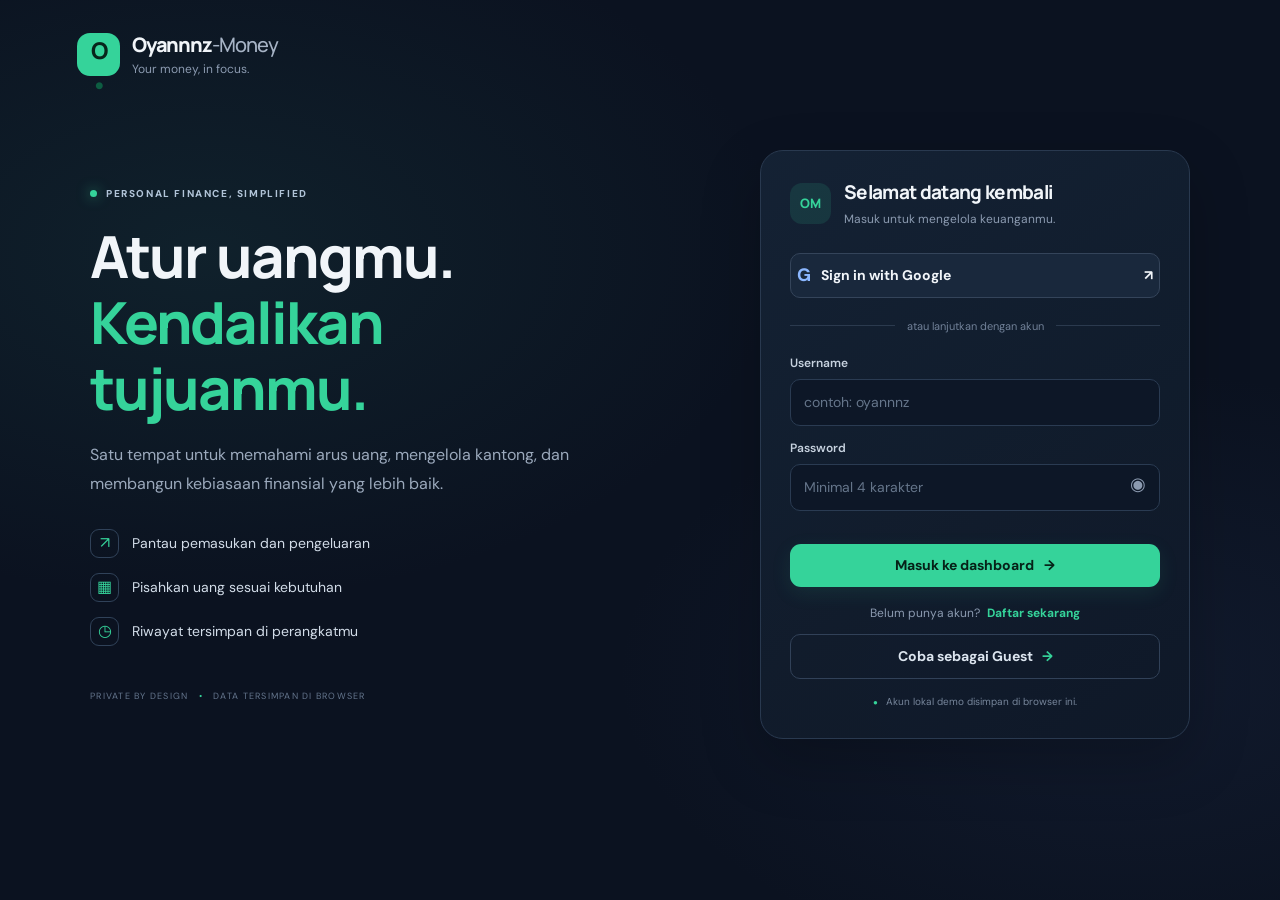
<file: index.html>
<!doctype html>
<html lang="id">
<head>
  <meta charset="utf-8">
  <meta name="viewport" content="width=device-width, initial-scale=1">
  <meta name="theme-color" content="#0b1220">
  <title>Oyannnz-Money — Personal Finance</title>
  <link rel="preconnect" href="https://fonts.googleapis.com">
  <link rel="preconnect" href="https://fonts.gstatic.com" crossorigin>
  <link href="https://fonts.googleapis.com/css2?family=DM+Sans:wght@400;500;600;700&family=Manrope:wght@400;500;600;700;800&display=swap" rel="stylesheet">
  <link rel="stylesheet" href="styles.css">
</head>
<body>
  <div id="toast" class="toast" role="status" aria-live="polite"></div>

  <main id="authScreen" class="auth-screen">
    <section class="auth-brand">
      <div class="brand-mark">O<span>•</span></div>
      <div>
        <div class="brand-name">Oyannnz<span>-Money</span></div>
        <p class="brand-tagline">Your money, in focus.</p>
      </div>
    </section>
    <section class="auth-layout">
      <div class="auth-copy">
        <div class="eyebrow"><span class="status-dot"></span> PERSONAL FINANCE, SIMPLIFIED</div>
        <h1>Atur uangmu.<br><span>Kendalikan tujuanmu.</span></h1>
        <p class="auth-description">Satu tempat untuk memahami arus uang, mengelola kantong, dan membangun kebiasaan finansial yang lebih baik.</p>
        <div class="auth-points">
          <div><span class="point-icon">↗</span><span>Pantau pemasukan dan pengeluaran</span></div>
          <div><span class="point-icon">▦</span><span>Pisahkan uang sesuai kebutuhan</span></div>
          <div><span class="point-icon">◷</span><span>Riwayat tersimpan di perangkatmu</span></div>
        </div>
        <div class="auth-footnote">PRIVATE BY DESIGN <span>•</span> DATA TERSIMPAN DI BROWSER</div>
      </div>
      <div class="auth-card">
        <div class="auth-card-head">
          <div class="mini-brand">OM</div>
          <div><h2 id="authTitle">Selamat datang kembali</h2><p id="authSubtitle">Masuk untuk mengelola keuanganmu.</p></div>
        </div>
        <button id="googleBtn" class="google-btn" type="button"><span class="google-g">G</span> Sign in with Google <span class="arrow">↗</span></button>
        <div class="or-divider"><span>atau lanjutkan dengan akun</span></div>
        <form id="authForm">
          <label for="username">Username</label>
          <input id="username" name="username" autocomplete="username" minlength="3" placeholder="contoh: oyannnz" required>
          <label for="password">Password</label>
          <div class="password-wrap"><input id="password" name="password" type="password" autocomplete="current-password" minlength="4" placeholder="Minimal 4 karakter" required><button id="togglePassword" type="button" aria-label="Tampilkan password">◉</button></div>
          <p id="authError" class="form-error" aria-live="polite"></p>
          <button id="authSubmit" class="primary-btn full-btn" type="submit">Masuk ke dashboard <span>→</span></button>
        </form>
        <p class="auth-switch"><span id="switchPrompt">Belum punya akun?</span> <button id="switchAuth" type="button">Daftar sekarang</button></p>
        <button id="guestBtn" class="guest-btn" type="button">Coba sebagai Guest <span>→</span></button>
        <p class="security-note"><span>●</span> Akun lokal demo disimpan di browser ini.</p>
      </div>
    </section>
  </main>

  <div id="appScreen" class="app-shell hidden">
    <aside class="sidebar">
      <a href="#" class="brand-lockup" aria-label="Oyannnz-Money home"><span class="brand-symbol">O<span>•</span></span><span class="brand-name">Oyannnz<span>-Money</span></span></a>
      <div class="sidebar-label">WORKSPACE</div>
      <nav class="main-nav">
        <button class="nav-item active" data-nav="overview"><span class="nav-icon">▦</span> Overview</button>
        <button class="nav-item" data-nav="transactions"><span class="nav-icon">⇄</span> Transaksi</button>
        <button class="nav-item" data-nav="pockets"><span class="nav-icon">▣</span> Kantong uang</button>
      </nav>
      <div class="sidebar-bottom">
        <div class="sidebar-help"><div class="help-icon">✦</div><strong>Small steps,<br>better money.</strong><p>Kebiasaan kecil hari ini membangun masa depanmu.</p></div>
        <div class="user-profile"><div class="avatar" id="userAvatar">O</div><div class="user-meta"><strong id="userDisplay">Guest</strong><span id="userRole">Demo mode</span></div><button id="logoutBtn" class="logout-btn" title="Keluar" aria-label="Logout">↪</button></div>
      </div>
    </aside>

    <main class="main-content">
      <header class="topbar">
        <div><div class="breadcrumb">Workspace <span>/</span> <strong id="pageName">Overview</strong></div><h1 id="pageTitle">Ringkasan keuangan</h1><p id="pageSubtitle">Pantau kondisi keuanganmu hari ini.</p></div>
        <div class="topbar-actions"><div class="date-chip"><span>◷</span><span id="todayLabel"></span></div><button id="quickAddBtn" class="primary-btn"><span>＋</span> Transaksi baru</button></div>
      </header>

      <section id="overviewPage" class="page-section">
        <div class="summary-grid">
          <article class="balance-card">
            <div class="balance-top"><span>Total saldo keseluruhan</span><span class="balance-icon">◈</span></div>
            <div class="balance-amount" id="totalBalance">Rp 0</div>
            <div class="balance-bottom"><span class="balance-pulse"></span> Akumulasi seluruh kantongmu</div>
            <div class="balance-decoration deco-one"></div><div class="balance-decoration deco-two"></div>
          </article>
          <article class="metric-card"><div class="metric-top"><span>Total pemasukan</span><span class="metric-icon income-icon">↙</span></div><div class="metric-amount income-text" id="totalIncome">Rp 0</div><div class="metric-caption"><span class="tiny-dot green"></span> Dari semua transaksi</div></article>
          <article class="metric-card"><div class="metric-top"><span>Total pengeluaran</span><span class="metric-icon expense-icon">↗</span></div><div class="metric-amount expense-text" id="totalExpense">Rp 0</div><div class="metric-caption"><span class="tiny-dot red"></span> Dari semua transaksi</div></article>
        </div>

        <div class="section-heading"><div><h2>Kantong keuangan</h2><p>Uangmu terorganisir, tujuanmu lebih jelas.</p></div><button id="addPocketBtn" class="secondary-btn">＋ Tambah kantong</button></div>
        <div id="pocketGrid" class="pocket-grid"></div>

        <div class="lower-grid">
          <section class="panel recent-panel"><div class="panel-heading"><div><h2>Transaksi terbaru</h2><p>Aktivitas keuangan terakhir</p></div><button class="text-btn" data-go="transactions">Lihat semua <span>→</span></button></div><div id="recentTransactions" class="transaction-list"></div></section>
          <section class="panel insight-panel"><div class="panel-heading"><div><h2>Arus keuangan</h2><p>Perbandingan pemasukan & pengeluaran</p></div><span class="period-tag">SEMUA WAKTU</span></div><div class="flow-legend"><span><i class="legend-dot green"></i>Pemasukan</span><span><i class="legend-dot red"></i>Pengeluaran</span></div><div class="flow-chart" id="flowChart"></div><div class="flow-summary"><div><span>Net cash flow</span><strong id="netFlow">Rp 0</strong></div><span class="flow-note">Pemasukan dikurangi pengeluaran</span></div></section>
        </div>
      </section>

      <section id="transactionsPage" class="page-section hidden">
        <div class="panel transaction-page-panel">
          <div class="panel-heading transactions-heading"><div><h2>Semua transaksi</h2><p>Kelola setiap uang yang masuk dan keluar.</p></div><button id="clearHistoryBtn" class="danger-outline-btn">⌫ Hapus semua riwayat</button></div>
          <div class="filters"><div class="search-wrap"><span>⌕</span><input id="searchTransactions" placeholder="Cari keterangan atau kantong..." aria-label="Cari transaksi"></div><select id="typeFilter" aria-label="Filter jenis"><option value="all">Semua jenis</option><option value="income">Pemasukan</option><option value="expense">Pengeluaran</option></select><select id="pocketFilter" aria-label="Filter kantong"><option value="all">Semua kantong</option></select></div>
          <div class="table-wrap"><table><thead><tr><th>TRANSAKSI</th><th>KANTONG</th><th>TANGGAL</th><th>JENIS</th><th class="amount-col">NOMINAL</th><th></th></tr></thead><tbody id="transactionTable"></tbody></table></div>
          <div id="emptyTransactions" class="empty-state hidden"><div class="empty-icon">↔</div><strong>Belum ada transaksi</strong><p>Transaksi yang kamu catat akan muncul di sini.</p><button class="primary-btn" data-open-form>＋ Tambah transaksi</button></div>
        </div>
      </section>

      <section id="pocketsPage" class="page-section hidden">
        <div class="section-heading"><div><h2>Semua kantong</h2><p>Atur uang ke dalam pos yang sesuai prioritasmu.</p></div><button class="secondary-btn" data-add-pocket>＋ Tambah kantong</button></div>
        <div id="pocketsManageGrid" class="pocket-grid manage-grid"></div>
        <div class="note-panel"><span class="note-icon">ⓘ</span><p><strong>Saldo tersinkron otomatis.</strong> Pemasukan dan pengeluaran langsung memperbarui saldo kantong dan total saldo. Oyannnz-Money tidak menyediakan transfer antar kantong.</p></div>
      </section>

      <footer class="app-footer"><span>© <span id="year"></span> Oyannnz-Money</span><span>Made for mindful money habits <span class="footer-dot">●</span></span></footer>
    </main>
  </div>

  <div id="transactionModal" class="modal-backdrop hidden" role="dialog" aria-modal="true" aria-labelledby="transactionModalTitle">
    <div class="modal-card">
      <div class="modal-header"><div><span class="modal-kicker">MONEY MOVEMENT</span><h2 id="transactionModalTitle">Tambah transaksi</h2><p>Catat uang masuk atau keluar.</p></div><button class="modal-close" data-close-modal aria-label="Tutup">×</button></div>
      <form id="transactionForm">
        <div class="type-toggle"><button type="button" class="type-option selected expense-option" data-type="expense"><span>↗</span> Pengeluaran</button><button type="button" class="type-option income-option" data-type="income"><span>↙</span> Pemasukan</button></div>
        <input type="hidden" id="transactionType" value="expense">
        <label for="amountInput">Nominal (Rp)</label><div class="amount-input-wrap"><span>Rp</span><input id="amountInput" inputmode="numeric" autocomplete="off" placeholder="0" required><span class="amount-suffix">IDR</span></div><p class="input-hint">Ketik angka, pemisah ribuan ditambahkan otomatis.</p>
        <label for="pocketSelect">Kantong keuangan</label><select id="pocketSelect" required></select>
        <label for="noteInput">Keterangan</label><input id="noteInput" maxlength="120" placeholder="Contoh: Makan siang, gaji bulanan..." required>
        <label for="transactionDate">Tanggal dan waktu</label><input id="transactionDate" type="datetime-local" required>
        <div class="modal-actions"><button type="button" class="secondary-btn" data-close-modal>Batal</button><button type="submit" class="primary-btn" id="saveTransactionBtn">Simpan transaksi <span>→</span></button></div>
      </form>
    </div>
  </div>

  <div id="pocketModal" class="modal-backdrop hidden" role="dialog" aria-modal="true" aria-labelledby="pocketModalTitle">
    <div class="modal-card compact-modal"><div class="modal-header"><div><span class="modal-kicker">CUSTOM POCKET</span><h2 id="pocketModalTitle">Tambah kantong</h2><p>Buat pos keuangan sesuai kebutuhanmu.</p></div><button class="modal-close" data-close-pocket aria-label="Tutup">×</button></div>
      <form id="pocketForm"><label for="pocketNameInput">Nama kantong</label><input id="pocketNameInput" maxlength="28" placeholder="Contoh: Liburan" required><label>Pilih ikon</label><div class="icon-picker" id="iconPicker"><button type="button" class="icon-choice selected" data-icon="◈">◈</button><button type="button" class="icon-choice" data-icon="⌂">⌂</button><button type="button" class="icon-choice" data-icon="✦">✦</button><button type="button" class="icon-choice" data-icon="◇">◇</button><button type="button" class="icon-choice" data-icon="▣">▣</button><button type="button" class="icon-choice" data-icon="◎">◎</button></div><input type="hidden" id="pocketIconInput" value="◈"><div class="modal-actions"><button type="button" class="secondary-btn" data-close-pocket>Batal</button><button type="submit" class="primary-btn">Buat kantong <span>→</span></button></div></form>
    </div>
  </div>

  <div id="confirmModal" class="modal-backdrop hidden" role="alertdialog" aria-modal="true" aria-labelledby="confirmTitle">
    <div class="modal-card confirm-card"><div class="confirm-symbol">!</div><h2 id="confirmTitle">Hapus semua riwayat?</h2><p id="confirmMessage">Apakah Anda yakin ingin menghapus seluruh riwayat transaksi? Tindakan ini tidak dapat dibatalkan.</p><div class="modal-actions"><button id="cancelConfirm" class="secondary-btn">Batal</button><button id="acceptConfirm" class="danger-btn">Ya, hapus semua</button></div></div>
  </div>

  <script src="app.js"></script>
</body>
</html>
</file>
<file: styles.css>
/* Oyannnz-Money — responsive dark finance UI */
:root{color-scheme:dark;--bg:#0b1220;--bg2:#0e1728;--panel:#111c2d;--panel2:#142135;--line:#243247;--text:#f1f5f9;--muted:#8b9ab0;--muted2:#63738a;--green:#35d39a;--green-soft:rgba(53,211,154,.12);--red:#ff6677;--red-soft:rgba(255,102,119,.12);--blue:#83a9ff;--radius:18px;--shadow:0 22px 60px rgba(0,0,0,.22)}
*{box-sizing:border-box}html{scroll-behavior:smooth}body{margin:0;background:var(--bg);color:var(--text);font-family:"DM Sans",sans-serif;font-size:14px;line-height:1.5}button,input,select{font:inherit}button{cursor:pointer}button:focus-visible,input:focus-visible,select:focus-visible{outline:2px solid var(--green);outline-offset:2px}button:disabled{opacity:.5;cursor:not-allowed}.hidden{display:none!important}
h1,h2,h3,p{margin-top:0}h1,h2,h3,.brand-name{font-family:Manrope,sans-serif;letter-spacing:-.035em}h1{font-size:clamp(25px,3vw,32px);line-height:1.2;margin:0 0 7px;font-weight:750}h2{font-size:17px;line-height:1.3;margin:0 0 5px;font-weight:750}p{color:var(--muted)}.primary-btn,.secondary-btn,.danger-btn,.danger-outline-btn{border:0;border-radius:11px;display:inline-flex;align-items:center;justify-content:center;gap:10px;padding:11px 15px;font-weight:700;transition:transform .15s,background .15s,border-color .15s;white-space:nowrap}.primary-btn{background:var(--green);color:#062218;box-shadow:0 6px 20px rgba(53,211,154,.1)}.primary-btn:hover{background:#56e5b0;transform:translateY(-1px)}.secondary-btn{background:#1a2a40;color:var(--text);border:1px solid #2a3b52}.secondary-btn:hover{background:#22354e}.danger-outline-btn{color:var(--red);background:transparent;border:1px solid rgba(255,102,119,.35);font-size:12px}.danger-outline-btn:hover{background:var(--red-soft)}.danger-btn{background:var(--red);color:#2a0710}.text-btn{background:none;border:0;color:var(--green);font-weight:700;padding:7px 0}.text-btn span{padding-left:5px}.full-btn{width:100%;margin-top:8px}.form-error{color:var(--red);font-size:12px;min-height:18px;margin:7px 0 0}
.auth-screen{min-height:100vh;background:radial-gradient(ellipse at 16% 28%,rgba(34,92,90,.2),transparent 38%),radial-gradient(ellipse at 88% 75%,rgba(48,67,111,.17),transparent 32%),var(--bg);padding:30px clamp(22px,6vw,90px) 40px}.auth-brand{display:flex;align-items:center;gap:12px;max-width:1200px;margin:0 auto}.brand-mark,.brand-symbol{display:grid;place-items:center;background:var(--green);color:#08251b;font-family:Manrope,sans-serif;font-size:23px;font-weight:800;border-radius:13px;width:43px;height:43px;letter-spacing:-.08em}.brand-mark span,.brand-symbol span{color:#0d5d42}.brand-name{font-size:20px;font-weight:800;letter-spacing:-.055em}.brand-name>span{color:#a7b4c6;font-weight:500}.brand-tagline{margin:0;color:var(--muted);font-size:12px}.auth-layout{max-width:1100px;margin:clamp(40px,8vh,95px) auto 0;display:grid;grid-template-columns:1fr minmax(340px,430px);gap:clamp(45px,9vw,120px);align-items:center}.auth-copy{max-width:550px}.eyebrow{font-size:10px;letter-spacing:.16em;color:#b1c4d8;font-weight:800;display:flex;align-items:center;gap:9px;margin-bottom:22px}.status-dot{width:7px;height:7px;border-radius:50%;background:var(--green);box-shadow:0 0 13px rgba(53,211,154,.7)}.auth-copy h1{font-size:clamp(38px,5vw,58px);line-height:1.14;margin-bottom:20px}.auth-copy h1 span{color:var(--green)}.auth-description{font-size:16px;line-height:1.8;max-width:480px;color:#9ba9bc}.auth-points{display:grid;gap:15px;margin:30px 0 44px}.auth-points>div{display:flex;align-items:center;gap:13px;color:#d2dce8}.point-icon{width:29px;height:29px;display:grid;place-items:center;border:1px solid #304259;border-radius:9px;color:var(--green);font-size:16px}.auth-footnote{font-size:9px;letter-spacing:.14em;color:#65768d}.auth-footnote span{color:var(--green);padding:0 7px}.auth-card{background:linear-gradient(145deg,rgba(21,34,53,.96),rgba(14,24,39,.96));border:1px solid #29394f;border-radius:23px;padding:29px;box-shadow:var(--shadow)}.auth-card-head{display:flex;gap:13px;align-items:center;margin-bottom:25px}.mini-brand{height:41px;width:41px;border-radius:12px;display:grid;place-items:center;background:var(--green-soft);color:var(--green);font-family:Manrope;font-size:13px;font-weight:800}.auth-card h2{font-size:19px}.auth-card-head p{font-size:12px;margin:0}.google-btn{height:45px;width:100%;display:flex;align-items:center;justify-content:center;gap:10px;border:1px solid #34445a;background:#19283c;border-radius:10px;color:var(--text);font-weight:700}.google-btn:hover{background:#203149}.google-g{font-size:18px;font-weight:800;color:#8bb7ff}.arrow{margin-left:auto}.or-divider{display:flex;align-items:center;gap:12px;color:#718198;font-size:11px;margin:20px 0}.or-divider:before,.or-divider:after{content:"";height:1px;background:#2b3a4e;flex:1}.auth-card form label,.modal-card form>label{display:block;color:#c7d2df;font-size:12px;font-weight:600;margin:13px 0 7px}.auth-card input,.modal-card input,.modal-card select,.filters select{width:100%;border:1px solid #2a3b52;border-radius:10px;background:#0d1727;color:var(--text);padding:12px 13px;min-width:0}.auth-card input::placeholder,.modal-card input::placeholder,.search-wrap input::placeholder{color:#65758a}.password-wrap{position:relative}.password-wrap input{padding-right:42px}.password-wrap button{position:absolute;right:8px;top:6px;background:none;border:0;color:var(--muted);font-size:18px}.auth-switch{text-align:center;color:var(--muted);font-size:12px;margin:17px 0 12px}.auth-switch button{border:0;background:none;color:var(--green);font-weight:700;padding:0 0 0 4px}.guest-btn{width:100%;background:transparent;border:1px solid #314158;color:#dce5ef;border-radius:10px;padding:11px;font-weight:700;display:flex;justify-content:center;gap:9px}.guest-btn:hover{background:#1a2b40}.guest-btn span{color:var(--green)}.security-note{font-size:10px;text-align:center;margin:15px 0 0;color:#77869b}.security-note span{font-size:8px;color:var(--green);margin-right:5px}
.app-shell{min-height:100vh}.sidebar{position:fixed;inset:0 auto 0 0;width:245px;padding:28px 18px 18px;background:#0d1727;border-right:1px solid #1d2b40;display:flex;flex-direction:column;z-index:10}.brand-lockup{display:flex;align-items:center;gap:10px;text-decoration:none;color:var(--text);padding:0 8px 36px}.brand-symbol{width:37px;height:37px;font-size:19px;border-radius:11px;flex-shrink:0}.brand-lockup .brand-name{font-size:17px}.sidebar-label{font-size:9px;letter-spacing:.16em;color:#65758c;font-weight:800;padding:0 12px 12px}.main-nav{display:grid;gap:6px}.nav-item{border:0;border-radius:10px;background:transparent;color:#91a0b5;text-align:left;padding:12px;display:flex;align-items:center;gap:13px;font-size:13px;font-weight:600}.nav-item:hover{background:#15253a;color:#e7eef7}.nav-item.active{background:rgba(53,211,154,.11);color:var(--green);box-shadow:inset 2px 0 var(--green)}.nav-icon{width:18px;text-align:center;font-size:17px}.sidebar-bottom{margin-top:auto}.sidebar-help{border:1px solid #25364c;background:linear-gradient(145deg,#14253a,#111d2e);border-radius:14px;padding:15px;margin-bottom:18px}.help-icon{color:var(--green);font-size:19px;margin-bottom:9px}.sidebar-help strong{font-size:13px;line-height:1.45;display:block}.sidebar-help p{font-size:10px;line-height:1.6;margin:7px 0 0}.user-profile{border-top:1px solid #26354a;padding:18px 2px 0;display:flex;align-items:center;gap:10px}.avatar{width:34px;height:34px;border-radius:50%;display:grid;place-items:center;background:#203c4b;color:var(--green);font-weight:800}.user-meta{display:grid;gap:2px;min-width:0;flex:1}.user-meta strong{font-size:12px;overflow:hidden;text-overflow:ellipsis;white-space:nowrap}.user-meta span{font-size:10px;color:var(--muted)}.logout-btn{border:0;background:transparent;color:#8493a8;font-size:19px;padding:5px}.logout-btn:hover{color:var(--red)}
.main-content{margin-left:245px;padding:28px clamp(22px,3.2vw,48px) 20px;max-width:1800px}.topbar{display:flex;align-items:center;justify-content:space-between;gap:20px;margin-bottom:27px}.breadcrumb{font-size:11px;color:#6f8097;margin-bottom:12px}.breadcrumb span{padding:0 7px;color:#40516a}.breadcrumb strong{color:#b6c3d3;font-weight:600}.topbar h1{font-size:25px}.topbar p{font-size:12px;margin:0}.topbar-actions{display:flex;align-items:center;gap:12px}.date-chip{display:flex;gap:8px;align-items:center;border:1px solid #2a3b50;border-radius:10px;padding:10px 12px;color:#aab7c8;font-size:11px;white-space:nowrap}.date-chip span:first-child{color:var(--green)}.topbar .primary-btn{font-size:12px;padding:11px 13px}
.summary-grid{display:grid;grid-template-columns:1.25fr 1fr 1fr;gap:15px}.balance-card,.metric-card,.panel,.pocket-card{border:1px solid #25354a;border-radius:var(--radius);background:linear-gradient(145deg,rgba(19,31,49,.96),rgba(15,26,42,.96))}.balance-card{min-height:170px;position:relative;overflow:hidden;padding:22px 23px;background:linear-gradient(115deg,#153b39 0%,#122e34 52%,#142638 100%);border-color:#28504e}.balance-top,.metric-top{display:flex;align-items:center;justify-content:space-between;color:#b6c9d2;font-size:12px;position:relative;z-index:1}.balance-icon{width:30px;height:30px;border:1px solid rgba(53,211,154,.28);background:rgba(53,211,154,.12);border-radius:9px;display:grid;place-items:center;color:var(--green);font-size:16px}.balance-amount{font-family:Manrope;font-weight:800;font-size:clamp(24px,2.5vw,34px);letter-spacing:-.055em;margin:14px 0 9px;position:relative;z-index:1;overflow-wrap:anywhere}.balance-bottom{font-size:10px;color:#9bb9b6;display:flex;align-items:center;gap:7px;position:relative;z-index:1}.balance-pulse{width:6px;height:6px;background:var(--green);border-radius:50%;box-shadow:0 0 8px #35d39a}.balance-decoration{position:absolute;border:1px solid rgba(93,204,172,.1);border-radius:50%;width:200px;height:200px;right:-50px;top:25px}.deco-two{width:140px;height:140px;right:0;top:54px}.metric-card{padding:21px 20px;min-height:170px}.metric-top{color:#a6b4c6}.metric-icon{width:30px;height:30px;display:grid;place-items:center;border-radius:9px;font-size:17px}.income-icon{background:var(--green-soft);color:var(--green)}.expense-icon{background:var(--red-soft);color:var(--red)}.metric-amount{font-family:Manrope;font-size:clamp(20px,2vw,27px);font-weight:800;letter-spacing:-.05em;margin:17px 0 10px;overflow-wrap:anywhere}.income-text{color:var(--green)}.expense-text{color:var(--red)}.metric-caption{display:flex;align-items:center;gap:7px;color:#73839a;font-size:10px}.tiny-dot,.legend-dot{width:7px;height:7px;border-radius:50%;display:inline-block}.green{background:var(--green)}.red{background:var(--red)}
.section-heading,.panel-heading{display:flex;align-items:center;justify-content:space-between;gap:15px}.section-heading{margin:31px 0 15px}.section-heading h2,.panel-heading h2{font-size:16px}.section-heading p,.panel-heading p{font-size:11px;margin:0}.section-heading .secondary-btn{font-size:11px;padding:9px 12px}.pocket-grid{display:grid;grid-template-columns:repeat(4,minmax(0,1fr));gap:13px}.pocket-card{padding:17px 16px;min-width:0;transition:border-color .18s,transform .18s;position:relative}.pocket-card:hover{border-color:#3a536a;transform:translateY(-2px)}.pocket-card-top{display:flex;align-items:center;justify-content:space-between;gap:8px;margin-bottom:20px}.pocket-icon{width:37px;height:37px;display:grid;place-items:center;border-radius:11px;background:#1d3045;color:#a8c1d9;font-size:19px}.pocket-icon.greenish{background:var(--green-soft);color:var(--green)}.pocket-icon.goldish{background:rgba(255,192,93,.1);color:#ffc05d}.pocket-icon.blueish{background:rgba(131,169,255,.12);color:var(--blue)}.pocket-dots{background:transparent;border:0;color:#71829a;font-size:20px;padding:2px 4px}.pocket-name{font-size:12px;color:#aebdce;font-weight:600;margin-bottom:5px;white-space:nowrap;overflow:hidden;text-overflow:ellipsis}.pocket-balance{font-family:Manrope;font-weight:800;font-size:18px;letter-spacing:-.04em;overflow-wrap:anywhere}.pocket-footer{display:flex;align-items:center;justify-content:space-between;border-top:1px solid #26364a;margin-top:15px;padding-top:11px;color:#6f8095;font-size:10px}.pocket-footer button{background:none;border:0;color:var(--green);font-size:10px;font-weight:700;padding:0}.lower-grid{display:grid;grid-template-columns:1.2fr .8fr;gap:15px;margin-top:19px}.panel{padding:21px}.panel-heading{margin-bottom:19px}.panel-heading h2{margin-bottom:5px}.panel-heading p{color:#718198}.panel-heading .text-btn{font-size:11px;white-space:nowrap}.transaction-list{display:grid}.transaction-row{display:flex;align-items:center;gap:12px;padding:12px 0;border-bottom:1px solid #243247;min-width:0}.transaction-row:last-child{border-bottom:0}.transaction-symbol{width:36px;height:36px;display:grid;place-items:center;border-radius:11px;flex-shrink:0;font-size:17px}.transaction-symbol.income{color:var(--green);background:var(--green-soft)}.transaction-symbol.expense{color:var(--red);background:var(--red-soft)}.transaction-description{flex:1;min-width:0}.transaction-description strong{display:block;color:#dce5ee;font-size:12px;font-weight:600;overflow:hidden;text-overflow:ellipsis;white-space:nowrap}.transaction-description span{display:block;color:#74849a;font-size:10px;margin-top:3px}.transaction-value{text-align:right;font-family:Manrope;font-size:12px;font-weight:800;white-space:nowrap}.transaction-value.income{color:var(--green)}.transaction-value.expense{color:var(--red)}.period-tag{font-size:8px;letter-spacing:.1em;color:#7e90a8;border:1px solid #2b3a4f;border-radius:6px;padding:6px 7px;white-space:nowrap}.flow-legend{display:flex;gap:17px;color:#94a4b8;font-size:10px;margin:7px 0 16px}.flow-legend span{display:flex;align-items:center;gap:7px}.flow-chart{height:145px;display:flex;align-items:flex-end;gap:20px;padding:0 10px 14px;border-bottom:1px solid #304057;position:relative}.flow-chart:before,.flow-chart:after{content:"";position:absolute;left:0;right:0;border-top:1px dashed #26364a}.flow-chart:before{top:33%}.flow-chart:after{top:66%}.flow-bar-group{height:100%;display:flex;align-items:flex-end;justify-content:center;gap:5px;flex:1;position:relative;z-index:1}.flow-bar{width:min(25px,35%);min-height:3px;border-radius:5px 5px 2px 2px;transition:height .25s}.flow-bar.income{background:linear-gradient(180deg,#43e3ac,#1a8f70)}.flow-bar.expense{background:linear-gradient(180deg,#ff8793,#bc4557)}.flow-summary{display:flex;align-items:center;justify-content:space-between;gap:10px;margin-top:16px}.flow-summary div{display:grid;gap:3px}.flow-summary div span,.flow-note{font-size:10px;color:#74849a}.flow-summary strong{font-family:Manrope;font-size:17px}.empty-inline{text-align:center;padding:25px 10px;color:#8190a5;font-size:12px}
.app-footer{display:flex;justify-content:space-between;gap:15px;margin-top:27px;padding:17px 2px 0;border-top:1px solid #1e2c40;color:#64748a;font-size:10px}.footer-dot{font-size:7px;color:var(--green);margin-left:4px}
.transaction-page-panel{padding:22px}.transactions-heading{margin-bottom:22px}.transactions-heading .danger-outline-btn{flex-shrink:0}.filters{display:flex;gap:10px;margin-bottom:18px}.search-wrap{display:flex;align-items:center;gap:9px;flex:1;min-width:160px;border:1px solid #2a3b52;border-radius:10px;background:#0d1727;padding:0 12px;color:#7e90a8}.search-wrap input{border:0;outline:0;background:transparent;color:var(--text);width:100%;padding:11px 0;min-width:0}.search-wrap input:focus-visible{outline:0}.filters select{width:auto;min-width:135px;padding:10px 12px;font-size:11px}.table-wrap{overflow-x:auto}table{width:100%;border-collapse:collapse;min-width:690px}th{text-align:left;font-size:9px;letter-spacing:.08em;color:#6e8097;font-weight:800;padding:12px 11px;border-bottom:1px solid #2a3a4e}td{padding:14px 11px;border-bottom:1px solid #202f43;font-size:11px;color:#b7c4d4}tbody tr:last-child td{border-bottom:0}.table-main{display:flex;align-items:center;gap:10px;min-width:170px}.table-main .transaction-symbol{width:32px;height:32px;font-size:14px}.table-main strong{display:block;color:#dbe4ef;font-size:11px;max-width:200px;overflow:hidden;text-overflow:ellipsis;white-space:nowrap}.table-main span{display:block;color:#73839a;font-size:10px;margin-top:3px}.pocket-cell{color:#c5d0de}.type-pill{display:inline-flex;padding:5px 8px;border-radius:6px;font-size:9px;font-weight:700}.type-pill.income{color:var(--green);background:var(--green-soft)}.type-pill.expense{color:var(--red);background:var(--red-soft)}.amount-col{text-align:right}.table-amount{text-align:right;font-family:Manrope;font-weight:800;white-space:nowrap}.table-amount.income{color:var(--green)}.table-amount.expense{color:var(--red)}.delete-row{border:0;background:transparent;color:#65768b;font-size:16px;border-radius:6px;padding:5px 7px}.delete-row:hover{color:var(--red);background:var(--red-soft)}.empty-state{text-align:center;padding:50px 15px}.empty-icon{margin:0 auto 14px;width:46px;height:46px;border-radius:14px;background:#1b2a3e;color:var(--green);display:grid;place-items:center;font-size:22px}.empty-state strong{font-family:Manrope;font-size:16px}.empty-state p{font-size:12px;margin:7px 0 16px}
.manage-grid{grid-template-columns:repeat(3,minmax(0,1fr))}.manage-grid .pocket-card{padding:20px}.manage-grid .pocket-balance{font-size:21px}.manage-grid .pocket-card-top{margin-bottom:25px}.pocket-delete{border:0;background:transparent;color:#6d7d92;padding:4px 7px;border-radius:7px}.pocket-delete:hover{color:var(--red);background:var(--red-soft)}.note-panel{display:flex;align-items:flex-start;gap:12px;padding:15px 17px;margin-top:19px;border:1px solid #2b3e50;background:#10212c;border-radius:12px}.note-icon{color:var(--green);font-size:18px}.note-panel p{font-size:11px;line-height:1.7;margin:0}.note-panel strong{color:#c9d8e4}
.modal-backdrop{position:fixed;inset:0;background:rgba(3,8,16,.76);backdrop-filter:blur(7px);z-index:50;display:grid;place-items:center;padding:18px;overflow-y:auto}.modal-card{width:min(100%,490px);background:#111d2e;border:1px solid #304159;border-radius:20px;padding:25px;box-shadow:0 30px 100px rgba(0,0,0,.5);max-height:calc(100vh - 36px);overflow-y:auto}.compact-modal{width:min(100%,420px)}.modal-header{display:flex;justify-content:space-between;align-items:flex-start;gap:20px;margin-bottom:21px}.modal-kicker{font-size:9px;letter-spacing:.16em;font-weight:800;color:var(--green);display:block;margin-bottom:8px}.modal-header h2{font-size:21px;margin-bottom:6px}.modal-header p{font-size:11px;margin:0}.modal-close{border:1px solid #304158;background:#19283b;color:#9eacbe;width:32px;height:32px;border-radius:9px;font-size:21px;line-height:1}.type-toggle{display:grid;grid-template-columns:1fr 1fr;gap:8px;background:#0b1524;padding:5px;border-radius:12px;margin-bottom:20px}.type-option{border:1px solid transparent;border-radius:9px;background:transparent;color:#8494a9;padding:10px;font-weight:700;font-size:12px}.type-option span{font-size:15px;margin-right:6px}.type-option.selected.expense-option{background:var(--red-soft);border-color:rgba(255,102,119,.25);color:var(--red)}.type-option.selected.income-option{background:var(--green-soft);border-color:rgba(53,211,154,.25);color:var(--green)}.amount-input-wrap{display:flex;align-items:center;gap:9px;background:#0d1727;border:1px solid #2a3b52;border-radius:10px;padding:0 12px}.amount-input-wrap>span:first-child{font-weight:800;color:#9baabd}.amount-input-wrap input{border:0;background:transparent;padding:13px 0;font-family:Manrope;font-size:22px;font-weight:800;outline:none}.amount-input-wrap input:focus-visible{outline:0}.amount-suffix{font-size:9px;color:#63748a;letter-spacing:.1em}.input-hint{font-size:10px;margin:6px 0 13px;color:#708198}.modal-card form>input,.modal-card form>select{margin-bottom:3px}.modal-actions{display:flex;justify-content:flex-end;gap:9px;margin-top:23px}.modal-actions button{font-size:12px}.icon-picker{display:flex;gap:8px;margin-top:8px}.icon-choice{width:38px;height:38px;border:1px solid #2b3c51;background:#0e1929;color:#b1c0d1;border-radius:10px;font-size:17px}.icon-choice.selected{border-color:var(--green);color:var(--green);background:var(--green-soft)}.confirm-card{width:min(100%,400px);text-align:center;padding:29px}.confirm-symbol{display:grid;place-items:center;width:45px;height:45px;border-radius:14px;background:var(--red-soft);color:var(--red);font-size:23px;font-weight:800;margin:0 auto 17px}.confirm-card h2{font-size:20px}.confirm-card p{font-size:12px;line-height:1.7;margin:8px 0 21px}.confirm-card .modal-actions{justify-content:center}.toast{position:fixed;top:18px;left:50%;transform:translate(-50%,-130%);opacity:0;z-index:100;background:#1b2b3e;border:1px solid #354b62;border-radius:11px;padding:12px 17px;box-shadow:var(--shadow);font-size:12px;font-weight:600;transition:transform .25s,opacity .25s;max-width:calc(100vw - 30px);text-align:center}.toast.show{transform:translate(-50%,0);opacity:1}.toast.success{border-color:rgba(53,211,154,.45)}.toast.error{border-color:rgba(255,102,119,.45)}
@media(max-width:1200px){.sidebar{width:215px}.main-content{margin-left:215px;padding-left:25px;padding-right:25px}.pocket-grid{grid-template-columns:repeat(2,minmax(0,1fr))}.summary-grid{grid-template-columns:1fr 1fr}.balance-card{grid-column:1/-1;min-height:150px}.lower-grid{grid-template-columns:1fr}.flow-chart{height:130px}.auth-layout{gap:50px}}
@media(max-width:800px){.auth-screen{padding:22px}.auth-layout{grid-template-columns:1fr;max-width:500px;margin-top:48px;gap:34px}.auth-copy{max-width:none}.auth-copy h1{font-size:39px}.auth-description{font-size:14px}.auth-points{margin:22px 0}.auth-footnote{display:none}.auth-card{padding:24px}.sidebar{inset:auto 0 0;width:auto;height:70px;padding:7px 12px;background:rgba(12,22,36,.97);border-right:0;border-top:1px solid #29394d;flex-direction:row;align-items:center;justify-content:center;backdrop-filter:blur(16px)}.brand-lockup,.sidebar-label,.sidebar-bottom{display:none}.main-nav{width:100%;display:grid;grid-template-columns:repeat(3,1fr);gap:5px}.nav-item{padding:8px 4px;display:flex;flex-direction:column;gap:2px;justify-content:center;text-align:center;font-size:10px;border-radius:9px}.nav-icon{font-size:17px}.nav-item.active{box-shadow:inset 0 2px var(--green)}.main-content{margin-left:0;padding:22px 18px 95px}.topbar{align-items:flex-start;margin-bottom:22px}.topbar h1{font-size:22px}.topbar p{max-width:270px;line-height:1.5}.topbar-actions{flex-direction:column;align-items:flex-end;gap:7px}.date-chip{display:none}.topbar .primary-btn{font-size:11px;padding:10px}.summary-grid{gap:10px}.balance-card{min-height:147px;padding:19px}.metric-card{min-height:140px;padding:16px}.metric-top{font-size:10px}.metric-amount{font-size:21px;margin:14px 0 8px}.metric-caption{font-size:9px}.section-heading{margin-top:25px}.pocket-grid{gap:10px}.pocket-card{padding:14px}.pocket-balance{font-size:16px}.pocket-card-top{margin-bottom:15px}.pocket-icon{width:32px;height:32px}.lower-grid{gap:12px;margin-top:13px}.panel{padding:17px}.panel-heading{gap:10px}.panel-heading h2{font-size:15px}.app-footer{margin-top:22px}.manage-grid{grid-template-columns:repeat(2,minmax(0,1fr))}.transactions-heading{align-items:flex-start;flex-direction:column}.filters{flex-wrap:wrap}.search-wrap{flex-basis:100%}.filters select{flex:1;min-width:0}.period-tag{font-size:7px}}
@media(max-width:460px){.auth-screen{padding:18px}.auth-layout{margin-top:32px}.auth-copy h1{font-size:34px}.auth-copy .eyebrow{font-size:9px}.auth-description{line-height:1.7}.auth-points{gap:11px}.auth-points>div{font-size:12px}.auth-card{padding:20px}.topbar{display:block}.topbar-actions{margin-top:15px;align-items:stretch}.topbar .primary-btn{width:100%}.summary-grid{grid-template-columns:1fr 1fr}.balance-card{grid-column:1/-1}.metric-card{padding:14px 12px}.metric-amount{font-size:18px}.metric-top{gap:5px}.metric-icon{width:26px;height:26px}.section-heading{align-items:flex-start}.section-heading h2{font-size:15px}.section-heading p{max-width:210px;line-height:1.5}.section-heading .secondary-btn{font-size:10px;padding:8px}.pocket-grid{grid-template-columns:repeat(2,minmax(0,1fr))}.pocket-card{padding:12px}.pocket-name{font-size:11px}.pocket-balance{font-size:15px}.pocket-footer{font-size:9px}.lower-grid{grid-template-columns:1fr}.flow-chart{gap:12px}.flow-note{max-width:110px;text-align:right}.app-footer{font-size:9px}.app-footer span:last-child{max-width:150px;text-align:right}.manage-grid{grid-template-columns:1fr 1fr}.manage-grid .pocket-card{padding:14px}.transactions-heading .danger-outline-btn{font-size:10px;padding:9px}.transaction-page-panel{padding:14px}.modal-card{padding:20px}.modal-header h2{font-size:19px}.modal-actions button{padding:10px 12px}.confirm-card{padding:25px 18px}}
</file>
